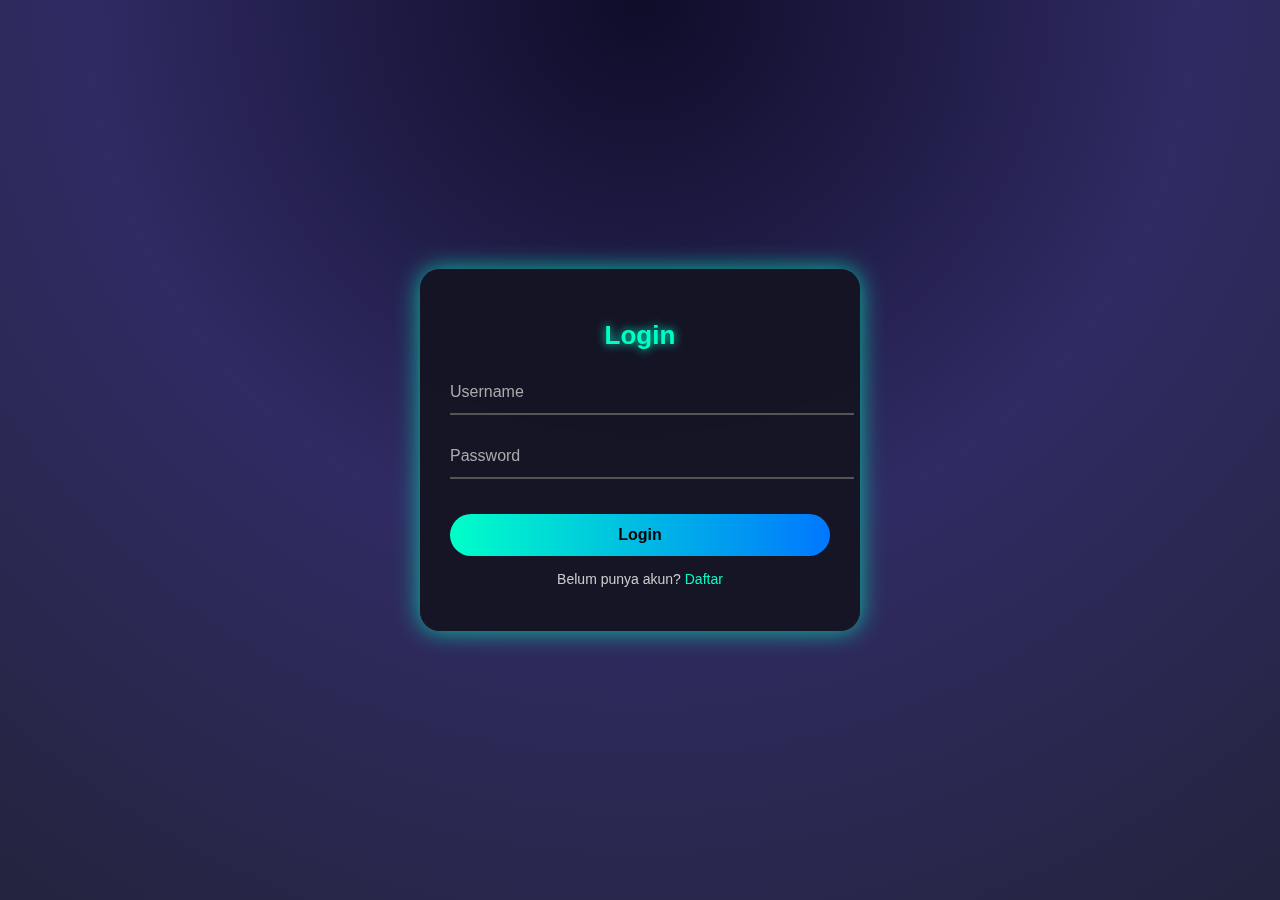
<file: auth.html>
<!DOCTYPE html>
<html lang="en">

<head>
    <meta charset="UTF-8">
    <meta name="viewport" content="width=device-width, initial-scale=1.0">
    <title>iLuxury | Login & Register</title>
    <link rel="stylesheet" href="auth.css">
</head>

<body>
    <div class="auth-container">
        <div class="form-box" id="login-box">
            <h2>Login</h2>
            <form id="loginForm">
                <div class="input-group">
                    <input type="text" id="login-username" required>
                    <label>Username</label>
                </div>
                <div class="input-group">
                    <input type="password" id="login-password" required>
                    <label>Password</label>
                </div>
                <button type="submit" class="btn">Login</button>
                <p class="switch">Belum punya akun? <a href="#" onclick="switchForm('register')">Daftar</a></p>
            </form>
        </div>

        <div class="form-box hidden" id="register-box">
            <h2>Register</h2>
            <form id="registerForm">
                <div class="input-group">
                    <input type="text" id="reg-username" required>
                    <label>Username</label>
                </div>
                <div class="input-group">
                    <input type="email" id="reg-email" required>
                    <label>Email</label>
                </div>
                <div class="input-group">
                    <input type="password" id="reg-password" required>
                    <label>Password</label>
                </div>
                <button type="submit" class="btn">Register</button>
                <p class="switch">Sudah punya akun? <a href="#" onclick="switchForm('login')">Login</a></p>
            </form>
        </div>
    </div>

    <script src="auth.js"></script>
</body>

</html>
</file>
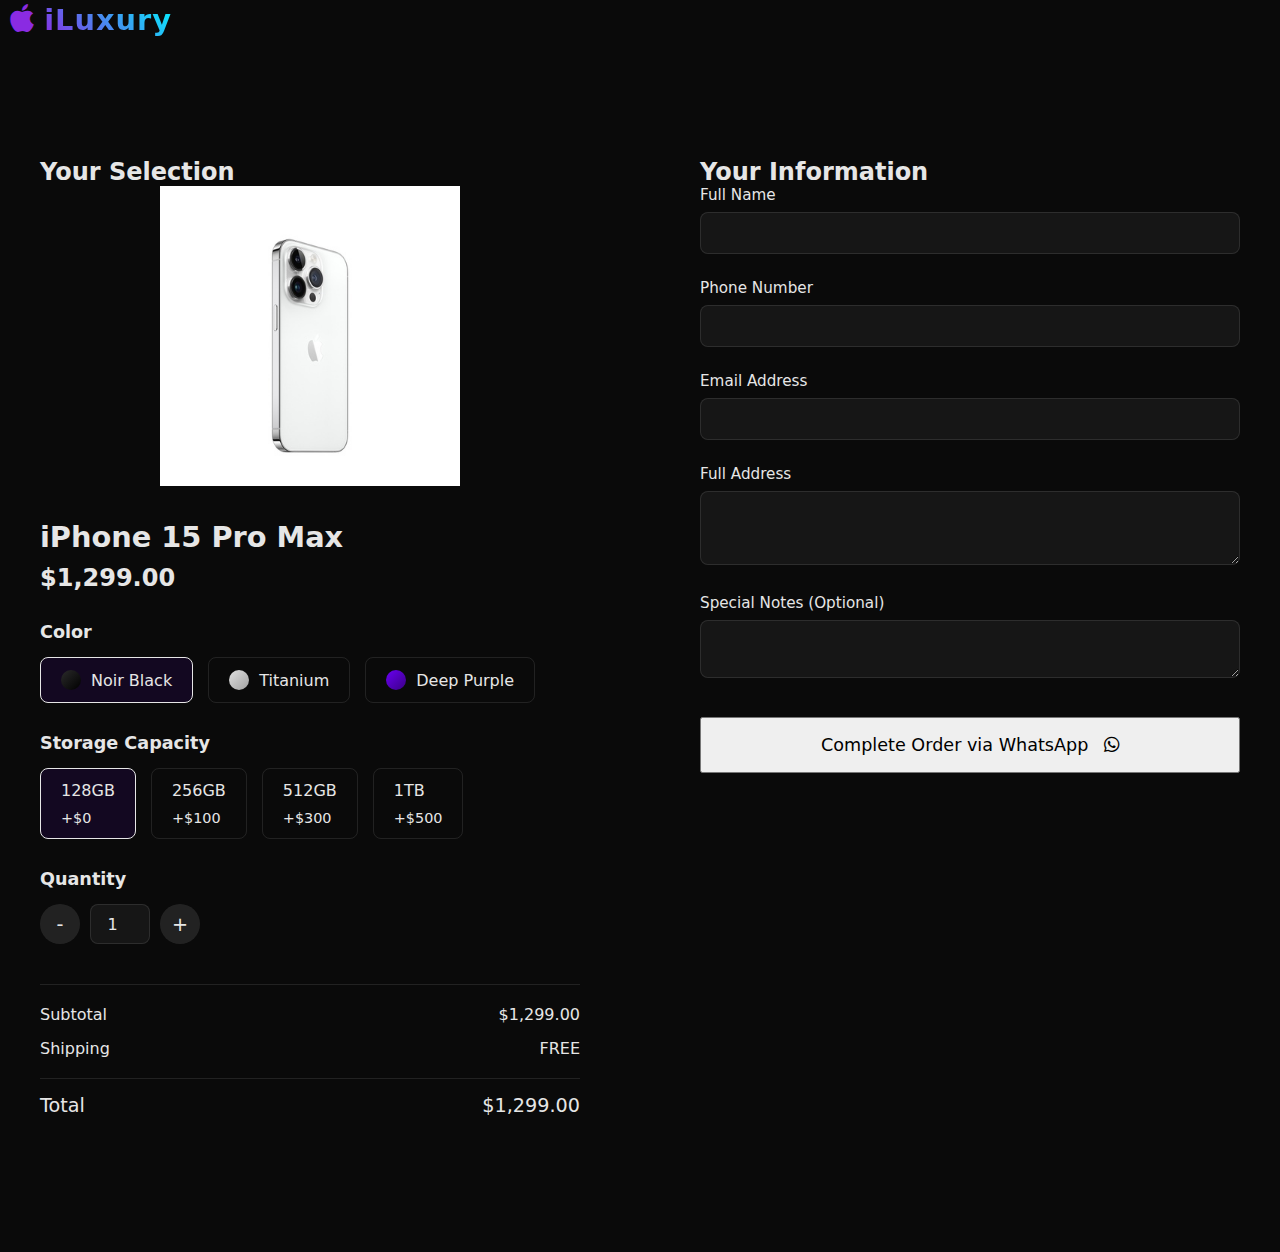
<file: checkout.html>
<!DOCTYPE html>
<html lang="en" data-theme="dark">

<head>
    <meta charset="UTF-8">
    <meta name="viewport" content="width=device-width, initial-scale=1.0">
    <title>Checkout | iPhone Noir</title>
    <link rel="stylesheet" href="https://cdnjs.cloudflare.com/ajax/libs/font-awesome/6.4.0/css/all.min.css">
    <link rel="stylesheet" href="css/style.css">
    <link rel="stylesheet" href="css/checkout.css">
    <link href="https://fonts.googleapis.com/css2?family=Inter:wght@300;400;500;700&display=swap" rel="stylesheet">
</head>

<body>
    <!-- Navigation -->
    <nav class="glass-nav">
        <div class="container">
            <div class="nav-brand">
                <span class="apple-logo">
                    <i class="fab fa-apple"></i>
                </span>
                <span class="logo">iLuxury</span>
            </div>
        </div>
    </nav>

    <!-- Checkout Section -->
    <section class="checkout-section">
        <div class="container">
            <div class="checkout-grid">
                <!-- Product Summary -->
                <div class="product-summary glass-card">
                    <h2 class="section-title">Your Selection</h2>

                    <div class="product-image-container">
                        <img src="foto/iphone-15-pro-max-harga-5.jpg" alt="iPhone 15 Pro"
                            id="product-image">
                    </div>

                    <div class="product-details">
                        <h3 id="product-name">iPhone 15 Pro Max</h3>
                        <p class="product-price">$1,299.00</p>

                        <!-- Color Selection -->
                        <div class="option-group">
                            <h4>Color</h4>
                            <div class="color-options">
                                <div class="color-option active" data-color="noir"
                                    data-image="../assets/images/products/iphone-15-pro-noir.png">
                                    <span class="color-swatch"
                                        style="background: linear-gradient(135deg, #2b2b2b, #000000);"></span>
                                    <span>Noir Black</span>
                                </div>
                                <div class="color-option" data-color="titanium"
                                    data-image="../assets/images/products/iphone-15-pro-titanium.png">
                                    <span class="color-swatch"
                                        style="background: linear-gradient(135deg, #e0e0e0, #a1a1a1);"></span>
                                    <span>Titanium</span>
                                </div>
                                <div class="color-option" data-color="deep-purple"
                                    data-image="../assets/images/products/iphone-15-pro-deep-purple.png">
                                    <span class="color-swatch"
                                        style="background: linear-gradient(135deg, #6a00f4, #3a0084);"></span>
                                    <span>Deep Purple</span>
                                </div>
                            </div>
                        </div>

                        <!-- Storage Selection -->
                        <div class="option-group">
                            <h4>Storage Capacity</h4>
                            <div class="storage-options">
                                <div class="storage-option active" data-storage="128" data-price="1299">
                                    <span>128GB</span>
                                    <span class="price">+$0</span>
                                </div>
                                <div class="storage-option" data-storage="256" data-price="1399">
                                    <span>256GB</span>
                                    <span class="price">+$100</span>
                                </div>
                                <div class="storage-option" data-storage="512" data-price="1599">
                                    <span>512GB</span>
                                    <span class="price">+$300</span>
                                </div>
                                <div class="storage-option" data-storage="1tb" data-price="1799">
                                    <span>1TB</span>
                                    <span class="price">+$500</span>
                                </div>
                            </div>
                        </div>

                        <!-- Quantity -->
                        <div class="option-group">
                            <h4>Quantity</h4>
                            <div class="quantity-selector">
                                <button class="quantity-btn" id="decrease-qty">-</button>
                                <input type="number" id="quantity" value="1" min="1" max="5">
                                <button class="quantity-btn" id="increase-qty">+</button>
                            </div>
                        </div>

                        <!-- Summary -->
                        <div class="order-summary">
                            <div class="summary-row">
                                <span>Subtotal</span>
                                <span id="subtotal">$1,299.00</span>
                            </div>
                            <div class="summary-row">
                                <span>Shipping</span>
                                <span>FREE</span>
                            </div>
                            <div class="summary-row total">
                                <span>Total</span>
                                <span id="total-price">$1,299.00</span>
                            </div>
                        </div>
                    </div>
                </div>

                <!-- Customer Information -->
                <div class="customer-info glass-card">
                    <h2 class="section-title">Your Information</h2>

                    <form id="checkout-form">
                        <div class="form-group">
                            <label for="full-name">Full Name</label>
                            <input type="text" id="full-name" required>
                        </div>

                        <div class="form-group">
                            <label for="phone">Phone Number</label>
                            <input type="tel" id="phone" required>
                        </div>

                        <div class="form-group">
                            <label for="email">Email Address</label>
                            <input type="email" id="email" required>
                        </div>

                        <div class="form-group">
                            <label for="address">Full Address</label>
                            <textarea id="address" rows="3" required></textarea>
                        </div>

                        <div class="form-group">
                            <label for="notes">Special Notes (Optional)</label>
                            <textarea id="notes" rows="2"></textarea>
                        </div>

                        <button type="submit" class="btn btn-primary glow-on-hover">
                            <span>Complete Order via WhatsApp</span>
                            <i class="fab fa-whatsapp"></i>
                        </button>
                    </form>
                </div>
            </div>
        </div>
    </section>

    <script src="js/checkout.js"></script>
</body>

</html>
</file>
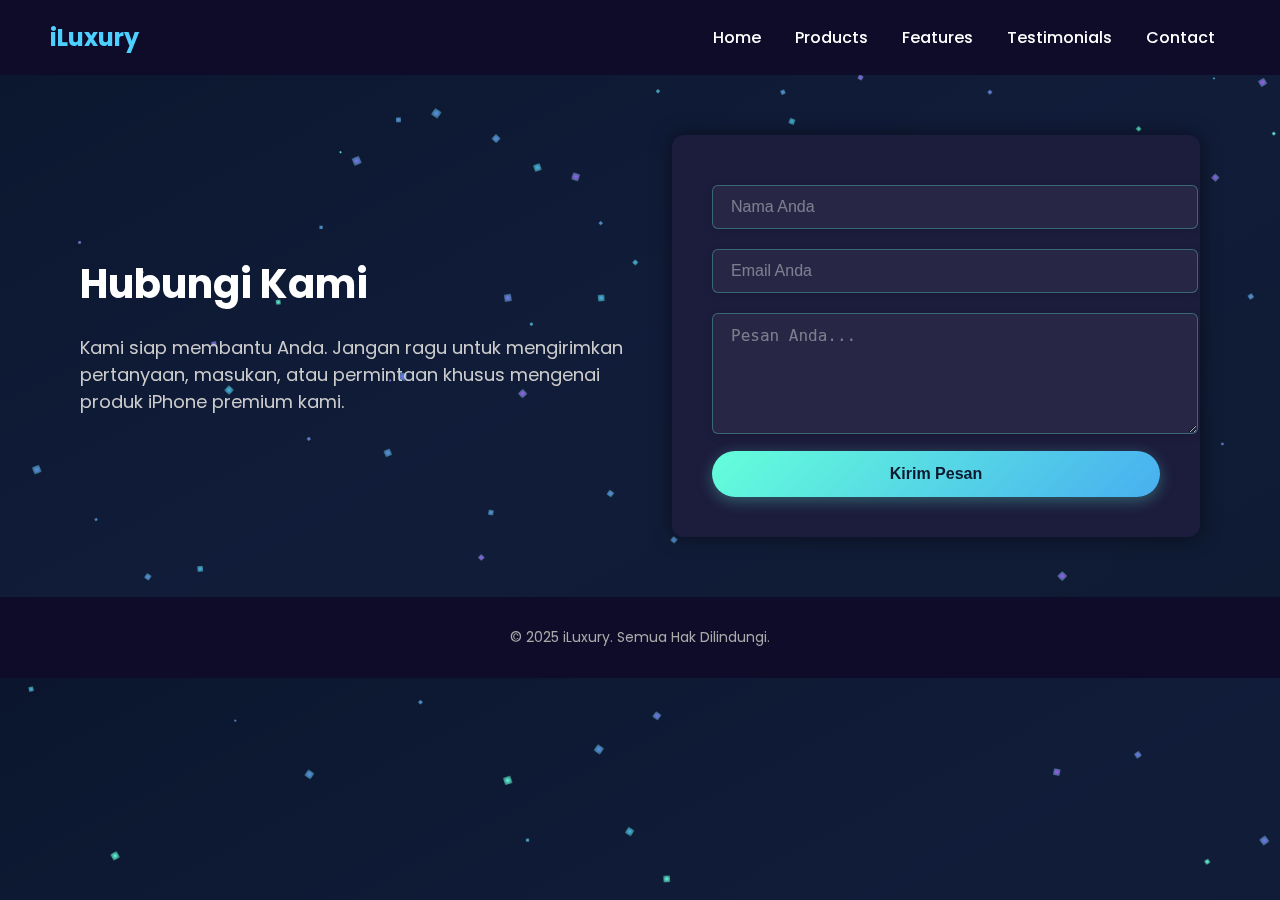
<file: Contact.html>
<!DOCTYPE html>
<html lang="id">

<head>
  <meta charset="UTF-8" />
  <meta name="viewport" content="width=device-width, initial-scale=1.0" />
  <title>iLuxury | Kontak Kami</title>
  <link href="https://fonts.googleapis.com/css2?family=Poppins:wght@400;700&display=swap" rel="stylesheet" />
  <link rel="stylesheet" href="css/contact.css" />
</head>

<body>

  <header>
    <div class="logo">iLuxury</div>
    <nav>
      <a href="index.html#home">Home</a>
      <a href="index.html#products">Products</a>
      <a href="index.html#features">Features</a>
      <a href="index.html#testimonials">Testimonials</a>
      <a href="Contact.html#contact">Contact</a>
    </nav>
  </header>

  <section class="contact-container">
    <div class="contact-text">
      <h1>Hubungi Kami</h1>
      <p>Kami siap membantu Anda. Jangan ragu untuk mengirimkan pertanyaan, masukan, atau permintaan khusus mengenai
        produk iPhone premium kami.</p>
    </div>

    <form class="contact-form" id="contact-form">
      <input type="text" id="nama" placeholder="Nama Anda" required />
      <input type="email" id="email" placeholder="Email Anda" required />
      <textarea rows="5" id="pesan" placeholder="Pesan Anda..." required></textarea>
      <button type="submit">Kirim Pesan</button>
    </form>
  </section>

  <footer>
    &copy; 2025 iLuxury. Semua Hak Dilindungi.
  </footer>

  <!-- Tambahkan JS di akhir sebelum tag </body> -->
  <script>
    document.addEventListener('DOMContentLoaded', function () {
      const form = document.getElementById('contact-form');

      form.addEventListener('submit', function (e) {
        e.preventDefault();

        const nama = document.getElementById('nama').value.trim();
        const email = document.getElementById('email').value.trim();
        const pesan = document.getElementById('pesan').value.trim();

        if (!nama || !email || !pesan) {
          alert("Mohon lengkapi semua kolom sebelum mengirim.");
          return;
        }

        const nomorWA = "6281215235064"; // Ganti dengan nomormu
        const text = `*Pesan Baru dari Form Kontak iLuxury*%0A%0A` +
          `*Nama:* ${nama}%0A` +
          `*Email:* ${email}%0A` +
          `*Pesan:* ${pesan}`;

        const waURL = `https://wa.me/${nomorWA}?text=${text}`;
        window.open(waURL, '_blank');
      });
    });
  </script>
<script src="js/Contact.js"></script>
</body>

</html>
</file>
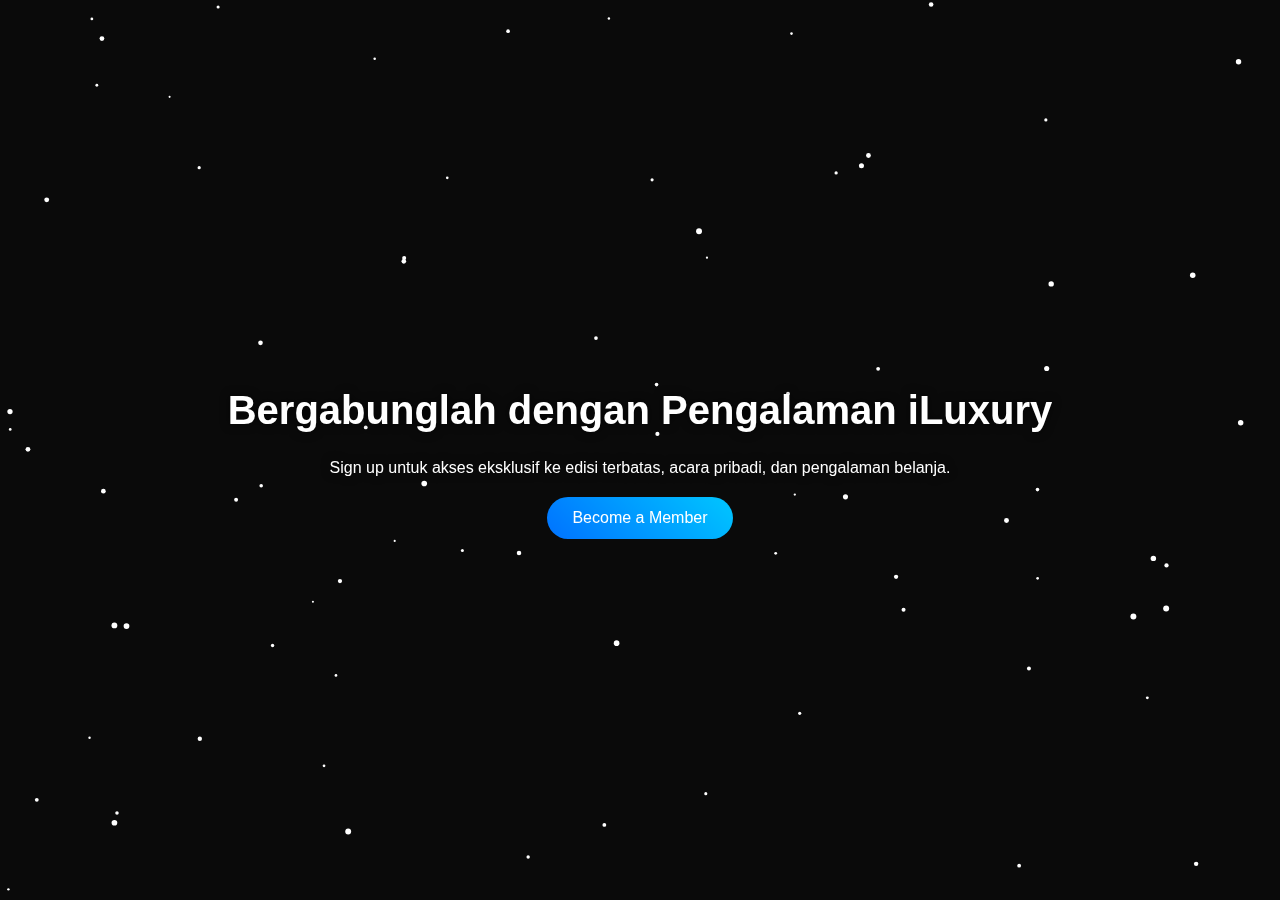
<file: member.html>
<!DOCTYPE html>
<html lang="id">

<head>
    <meta charset="UTF-8">
    <meta name="viewport" content="width=device-width, initial-scale=1.0">
    <title>iLuxury</title>
    <style>
        body {
            font-family: Arial, sans-serif;
            margin: 0;
            background: #0a0a0a;
            color: white;
            text-align: center;
        }

        .hero {
            height: 100vh;
            display: flex;
            flex-direction: column;
            justify-content: center;
            align-items: center;
            background: transparent;
            position: relative;
            z-index: 1;
        }

        .hero h1 {
            font-size: 2.5rem;
            margin-bottom: 10px;
            text-shadow: 0 0 10px rgba(0, 0, 0, 0.7);
        }

        .hero p {
            font-size: 1rem;
            margin-bottom: 20px;
            text-shadow: 0 0 10px rgba(0, 0, 0, 0.6);
        }

        .btn {
            padding: 12px 25px;
            background: linear-gradient(45deg, #0072ff, #00c6ff);
            color: white;
            border: none;
            border-radius: 25px;
            cursor: pointer;
            font-size: 1rem;
            transition: 0.3s;
        }

        .btn:hover {
            opacity: 0.8;
            transform: scale(1.05);
        }

        /* Modal styling */
        .modal {
            display: none;
            position: fixed;
            z-index: 1000;
            left: 0;
            top: 0;
            width: 100%;
            height: 100%;
            overflow: auto;
            background: rgba(0, 0, 0, 0.6);
            backdrop-filter: blur(4px);
        }

        .modal-content {
            background: #111;
            margin: 10% auto;
            padding: 20px;
            border-radius: 15px;
            width: 90%;
            max-width: 400px;
            text-align: left;
            color: white;
            box-shadow: 0 4px 15px rgba(0, 0, 0, 0.4);
            animation: fadeIn 0.4s;
            z-index: 1100;
        }

        @keyframes fadeIn {
            from {
                opacity: 0;
                transform: translateY(-20px);
            }

            to {
                opacity: 1;
                transform: translateY(0);
            }
        }

        .close {
            color: #aaa;
            float: right;
            font-size: 25px;
            font-weight: bold;
            cursor: pointer;
        }

        .close:hover {
            color: white;
        }

        .modal-content input {
            width: 100%;
            padding: 10px;
            margin: 8px 0;
            border: none;
            border-radius: 8px;
            background: #222;
            color: white;
        }

        .modal-content button {
            width: 100%;
            padding: 12px;
            background: linear-gradient(45deg, #0072ff, #00c6ff);
            border: none;
            border-radius: 8px;
            color: white;
            font-size: 1rem;
            cursor: pointer;
            margin-top: 10px;
            transition: 0.3s;
        }

        .modal-content button:hover {
            opacity: 0.8;
        }

        /* Canvas Background */
        #starCanvas {
            position: fixed;
            top: 0;
            left: 0;
            z-index: 0;
        }
    </style>
</head>

<body>

    <!-- Hero Section -->
    <div class="hero">
        <h1>Bergabunglah dengan Pengalaman iLuxury</h1>
        <p>Sign up untuk akses eksklusif ke edisi terbatas, acara pribadi, dan pengalaman belanja.</p>
        <button class="btn" id="openModal">Become a Member</button>
    </div>

    <!-- Modal -->
    <div id="memberModal" class="modal">
        <div class="modal-content">
            <span class="close" id="closeModal">&times;</span>
            <h2>Daftar Member iLuxury</h2>
            <form id="signupForm">
                <label>Nama Lengkap</label>
                <input type="text" placeholder="Masukkan nama" required>
                <label>Email</label>
                <input type="email" placeholder="Masukkan email" required>
                <label>Password</label>
                <input type="password" placeholder="Masukkan password" required>
                <button type="submit">Daftar Sekarang</button>
            </form>
        </div>
    </div>

    <!-- Canvas Background -->
    <canvas id="starCanvas"></canvas>

    <script>
        // ===== Modal =====
        const modal = document.getElementById("memberModal");
        const openBtn = document.getElementById("openModal");
        const closeBtn = document.getElementById("closeModal");
        const signupForm = document.getElementById("signupForm");

        openBtn.onclick = () => modal.style.display = "block";
        closeBtn.onclick = () => modal.style.display = "none";
        window.onclick = (e) => { if (e.target == modal) modal.style.display = "none"; }

        // ===== Form Submission =====
        signupForm.addEventListener('submit', function(e) {
            e.preventDefault(); // Mencegah form submit default
            
            // Validasi form disini jika diperlukan
            const inputs = this.querySelectorAll('input');
            let isValid = true;
            
            inputs.forEach(input => {
                if (!input.value.trim()) {
                    isValid = false;
                    input.style.border = "1px solid red";
                } else {
                    input.style.border = "none";
                }
            });
            
            if (isValid) {
                // Simpan data ke localStorage (opsional)
                const formData = {
                    name: inputs[0].value,
                    email: inputs[1].value
                };
                localStorage.setItem('userData', JSON.stringify(formData));
                
                // Tutup modal
                modal.style.display = "none";
                
                // Pindah halaman setelah 1 detik (bisa disesuaikan)
                setTimeout(() => {
                    window.location.href = "index.html"; // Ganti dengan halaman tujuan
                }, 1000);
            }
        });

        // ===== Simple Floating Stars Background =====
        const canvas = document.getElementById("starCanvas");
        const ctx = canvas.getContext("2d");

        function resizeCanvas() {
            canvas.width = window.innerWidth;
            canvas.height = window.innerHeight;
        }
        resizeCanvas();
        window.addEventListener("resize", resizeCanvas);

        let stars = Array.from({ length: 80 }, () => ({
            x: Math.random() * window.innerWidth,
            y: Math.random() * window.innerHeight,
            size: Math.random() * 2 + 1,
            speed: (Math.random() * 0.5 + 0.2) * (Math.random() < 0.5 ? 1 : -1)
        }));

        function drawStars() {
            ctx.clearRect(0, 0, canvas.width, canvas.height);
            ctx.fillStyle = "white";

            stars.forEach(s => {
                ctx.beginPath();
                ctx.arc(s.x, s.y, s.size, 0, Math.PI * 2);
                ctx.fill();

                // floating effect
                s.y += s.speed * 0.3;
                if (s.y < 0) s.y = canvas.height;
                if (s.y > canvas.height) s.y = 0;
            });

            requestAnimationFrame(drawStars);
        }
        drawStars();
    </script>

</body>

</html>
</file>
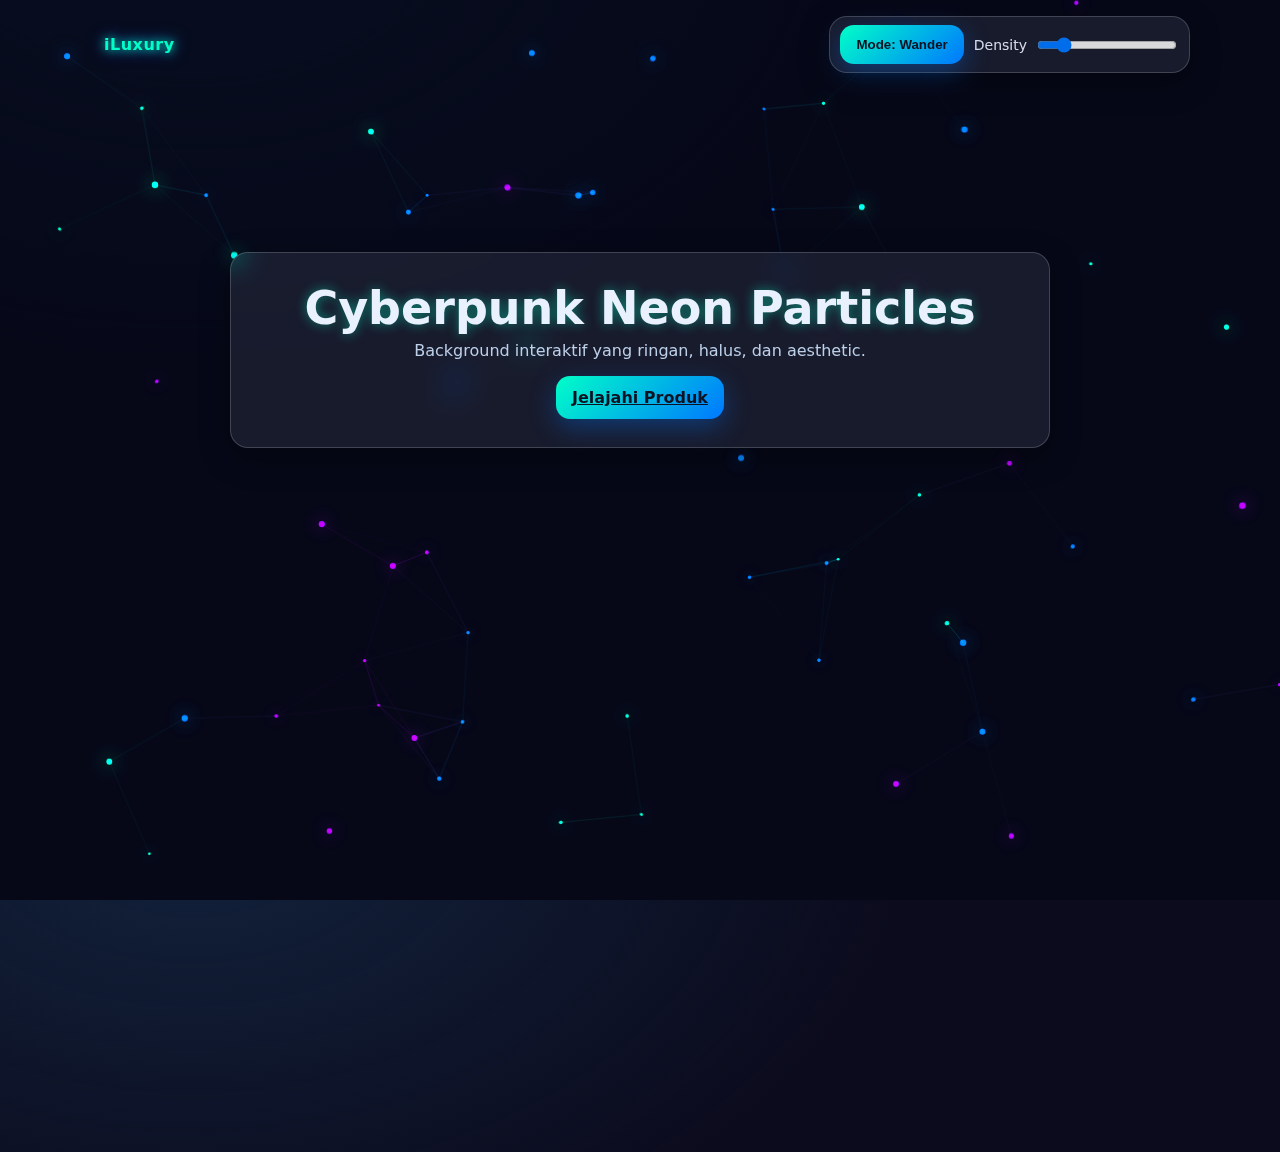
<file: particle.html>
<!DOCTYPE html>
<html lang="id">

<head>
    <meta charset="UTF-8" />
    <meta name="viewport" content="width=device-width, initial-scale=1.0" />
    <title>iLuxury — Particle Background</title>
    <link rel="stylesheet" href="particle.css" />
</head>

<body>
    <!-- Canvas background -->
    <canvas id="bg"></canvas>

    <!-- UI di atas canvas -->
    <div class="ui">
        <div class="brand">iLuxury</div>
        <div class="controls glass">
            <button id="toggleMode" class="btn">Mode: Wander</button>
            <label class="slider">
                Density <input id="density" type="range" min="40" max="200" value="120" />
            </label>
        </div>
    </div>

    <!-- Conten demo di atas background -->
    <main class="content glass">
        <h1>Cyberpunk Neon Particles</h1>
        <p>Background interaktif yang ringan, halus, dan aesthetic.</p>
        <a class="btn primary" href="#">Jelajahi Produk</a>
    </main>

    <script src="particle.js"></script>
</body>

</html>
</file>
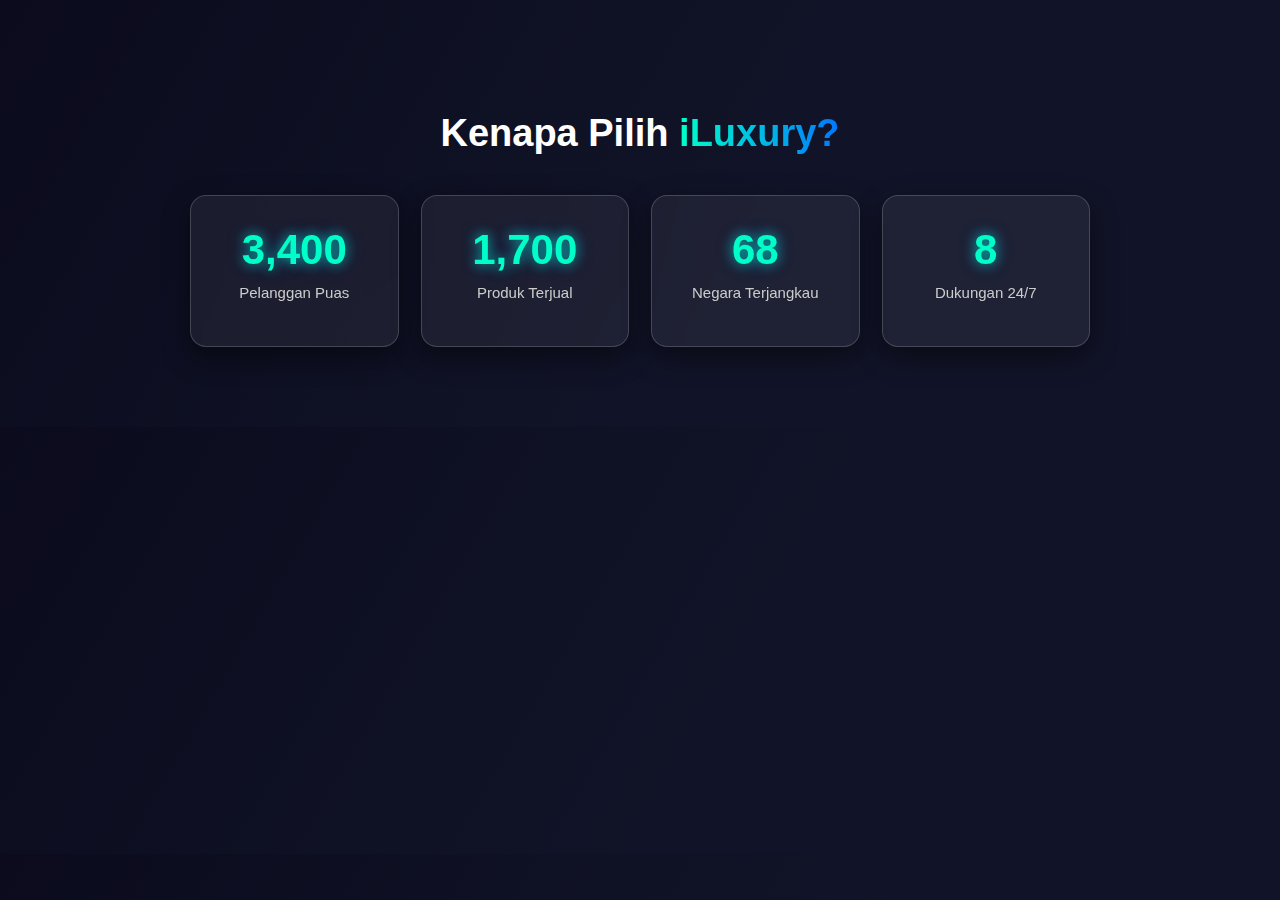
<file: stats.html>
<!DOCTYPE html>
<html lang="id">

<head>
    <meta charset="UTF-8">
    <meta name="viewport" content="width=device-width, initial-scale=1.0">
    <title>iLuxury | Stats Counter</title>
    <link rel="stylesheet" href="stats.css">
</head>

<body>

    <section class="stats-section">
        <h2 class="title">Kenapa Pilih <span>iLuxury?</span></h2>
        <div class="stats-container">

            <div class="stat-card glass">
                <h3 class="counter" data-target="10000">0</h3>
                <p>Pelanggan Puas</p>
            </div>

            <div class="stat-card glass">
                <h3 class="counter" data-target="5000">0</h3>
                <p>Produk Terjual</p>
            </div>

            <div class="stat-card glass">
                <h3 class="counter" data-target="120">0</h3>
                <p>Negara Terjangkau</p>
            </div>

            <div class="stat-card glass">
                <h3 class="counter" data-target="24">0</h3>
                <p>Dukungan 24/7</p>
            </div>

        </div>
    </section>

    <script src="stats.js"></script>
</body>

</html>
</file>
<file: auth.css>
/* Background */
body {
    margin: 0;
    padding: 0;
    font-family: 'Poppins', sans-serif;
    display: flex;
    justify-content: center;
    align-items: center;
    height: 100vh;
    background: radial-gradient(circle at top, #0f0c29, #302b63, #24243e);
    color: #fff;
}

/* Container */
.auth-container {
    width: 380px;
    padding: 30px;
    background: rgba(20, 20, 35, 0.95);
    border-radius: 20px;
    box-shadow: 0 0 25px rgba(0, 255, 200, 0.7);
    backdrop-filter: blur(8px);
    transition: 0.3s ease;
}

/* Form box */
.form-box {
    text-align: center;
    animation: fadeIn 0.5s ease;
}

.form-box.hidden {
    display: none;
}

h2 {
    margin-bottom: 20px;
    color: #00ffc8;
    font-size: 26px;
    font-weight: 600;
    text-shadow: 0 0 10px #00ffc8;
}

/* Input group */
.input-group {
    position: relative;
    margin: 20px 0;
}

.input-group input {
    width: 100%;
    padding: 12px;
    border: none;
    outline: none;
    background: transparent;
    border-bottom: 2px solid #555;
    color: #fff;
    font-size: 16px;
    transition: 0.3s ease;
}

.input-group label {
    position: absolute;
    left: 0;
    top: 12px;
    color: #aaa;
    pointer-events: none;
    transition: 0.3s ease;
}

.input-group input:focus,
.input-group input:valid {
    border-bottom: 2px solid #00ffc8;
}

.input-group input:focus~label,
.input-group input:valid~label {
    top: -10px;
    font-size: 12px;
    color: #00ffc8;
}

/* Button */
.btn {
    width: 100%;
    padding: 12px;
    background: linear-gradient(90deg, #00ffc8, #0077ff);
    border: none;
    border-radius: 25px;
    color: #000;
    font-size: 16px;
    font-weight: bold;
    cursor: pointer;
    margin-top: 15px;
    transition: 0.3s ease;
}

.btn:hover {
    box-shadow: 0 0 15px #00ffc8, 0 0 25px #0077ff;
}

/* Switch */
.switch {
    margin-top: 15px;
    color: #ccc;
    font-size: 14px;
}

.switch a {
    color: #00ffc8;
    text-decoration: none;
    font-weight: 500;
}

.switch a:hover {
    text-decoration: underline;
}

/* Animation */
@keyframes fadeIn {
    from {
        opacity: 0;
        transform: scale(0.9);
    }

    to {
        opacity: 1;
        transform: scale(1);
    }
}
</file>
<file: css/style.css>
:root {
    --deep-purple: #1a0526;
    --obsidian: #0a0a0a;
    --neon-accent: #8a2be2;
    --platinum: #e6e6e6;
    --electric-blue: #00f5ff;
    --primary: #0071e3;
    --secondary: #f5f5f7;
    --dark: #1d1d1f;
    --light: #ffffff;
    --gray: #86868b;
}

* {
    margin: 0;
    padding: 0;
    box-sizing: border-box;
    font-family: 'Segoe UI', system-ui, -apple-system, sans-serif;
}

body {
    background-color: var(--obsidian);
    color: var(--platinum);
    overflow-x: hidden;
}

/* Navigation */
.navbar {
    display: flex;
    justify-content: space-between;
    align-items: center;
    padding: 1.5rem 5%;
    background: rgba(10, 10, 10, 0.8);
    backdrop-filter: blur(10px);
    position: fixed;
    width: 100%;
    z-index: 1000;
    border-bottom: 1px solid rgba(138, 43, 226, 0.3);
    transition: all 0.3s ease;
}

.navbar {
    /* Pastikan navbar selalu di atas elemen lain */
    z-index: 1000;
    /* Pastikan pointer events selalu aktif */
    pointer-events: auto !important;
}

/* Pastikan tidak ada overlay yang memblokir navbar */
.navbar::before {
    display: none !important;
}

.navbar {
    /* Pastikan navbar selalu di atas elemen lain */
    z-index: 1000;
    /* Pastikan pointer events selalu aktif */
    pointer-events: auto !important;
}

/* Pastikan tidak ada overlay yang memblokir navbar */
.navbar::before {
    display: none !important;
}

.apple-logo {
    font-size: 2rem;
    color: var(--neon-accent);
    transition: transform 0.3s ease;
    margin-left: 10px;
}


.logo {
    font-size: 1.8rem;
    font-weight: 700;
    background: linear-gradient(45deg, var(--neon-accent), var(--electric-blue));
    -webkit-background-clip: text;
    background-clip: text;
    color: transparent;
    letter-spacing: 1px;
}

.nav-links {
    display: flex;
    gap: 2rem;
}

.nav-links a {
    color: var(--platinum);
    text-decoration: none;
    font-weight: 500;
    letter-spacing: 0.5px;
    transition: all 0.3s ease;
    position: relative;
}

.nav-links a:hover {
    color: var(--neon-accent);
}

.nav-links a::after {
    content: '';
    position: absolute;
    width: 0;
    height: 2px;
    bottom: -5px;
    left: 0;
    background: linear-gradient(90deg, var(--neon-accent), var(--electric-blue));
    transition: width 0.3s ease;
}

.nav-links a:hover::after {
    width: 100%;
}

.nav-actions {
    display: flex;
    gap: 1.5rem;
    align-items: center;
}

.nav-actions i {
    font-size: 1.2rem;
    cursor: pointer;
    transition: all 0.3s ease;
}

.nav-actions i:hover {
    color: var(--neon-accent);
    transform: translateY(-2px);
}


/* Notification Styles */
.notification {
    position: fixed;
    bottom: 20px;
    left: 50%;
    transform: translateX(-50%);
    background: rgba(138, 43, 226, 0.9);
    color: white;
    padding: 1rem 2rem;
    border-radius: 5px;
    opacity: 0;
    transition: opacity 0.3s ease;
    z-index: 10000;
    display: flex;
    align-items: center;
    gap: 10px;
}

.notification.show {
    opacity: 1;
}

.notification i {
    font-size: 1.2rem;
}

.cart-icon-container {
    position: relative;
    cursor: pointer;
}

.cart-count {
    position: absolute;
    top: -8px;
    right: -8px;
    background: var(--neon-accent);
    color: var(--obsidian);
    width: 20px;
    height: 20px;
    border-radius: 50%;
    display: flex;
    align-items: center;
    justify-content: center;
    font-size: 0.7rem;
    font-weight: bold;
}

.cart-popup {
    position: absolute;
    top: 100%;
    right: 0;
    width: 350px;
    background: rgba(20, 20, 20, 0.95);
    backdrop-filter: blur(10px);
    border: 1px solid rgba(138, 43, 226, 0.3);
    border-radius: 10px;
    padding: 1rem;
    box-shadow: 0 10px 30px rgba(0, 0, 0, 0.3);
    z-index: 1001;
    display: none;
    margin-top: 1rem;
}

.cart-popup.active {
    display: block;
    animation: fadeIn 0.3s ease;
}

@keyframes fadeIn {
    from { opacity: 0; transform: translateY(10px); }
    to { opacity: 1; transform: translateY(0); }
}

.cart-popup-header {
    display: flex;
    justify-content: space-between;
    align-items: center;
    margin-bottom: 1rem;
    padding-bottom: 0.5rem;
    border-bottom: 1px solid rgba(138, 43, 226, 0.2);
}

.cart-popup-header h4 {
    margin: 0;
    font-size: 1.2rem;
}

.close-cart {
    cursor: pointer;
    transition: all 0.3s ease;
}

.close-cart:hover {
    color: var(--neon-accent);
}

.cart-items {
    max-height: 300px;
    overflow-y: auto;
    margin-bottom: 1rem;
}

.cart-item {
    display: flex;
    align-items: center;
    padding: 0.5rem 0;
    border-bottom: 1px solid rgba(138, 43, 226, 0.1);
}

.cart-item:last-child {
    border-bottom: none;
}

.cart-item-img {
    width: 50px;
    height: 50px;
    object-fit: cover;
    border-radius: 5px;
    margin-right: 1rem;
}

.cart-item-info {
    flex: 1;
}

.cart-item-title {
    font-size: 0.9rem;
    margin-bottom: 0.2rem;
}

.cart-item-price {
    font-size: 0.9rem;
    color: var(--neon-accent);
}

.remove-item {
    color: #b5b5b5;
    cursor: pointer;
    transition: all 0.3s ease;
    margin-left: 0.5rem;
}

.remove-item:hover {
    color: #ff5555;
}

.empty-cart-message {
    text-align: center;
    color: #b5b5b5;
    padding: 1rem 0;
}

.cart-popup-footer {
    border-top: 1px solid rgba(138, 43, 226, 0.2);
    padding-top: 1rem;
}

.cart-total {
    display: flex;
    justify-content: space-between;
    margin-bottom: 1rem;
    font-weight: bold;
}

.checkout-btn {
    width: 100%;
    padding: 0.7rem;
    background: linear-gradient(45deg, var(--neon-accent), var(--electric-blue));
    color: var(--obsidian);
    border: none;
    border-radius: 5px;
    font-weight: 600;
    cursor: pointer;
    transition: all 0.3s ease;
}

.checkout-btn:hover {
    transform: translateY(-2px);
    box-shadow: 0 5px 15px rgba(138, 43, 226, 0.3);
}

/* Hero Section */
.hero {
    height: 100vh;
    display: flex;
    align-items: center;
    padding: 0 5%;
    background: radial-gradient(circle at 70% 30%, var(--deep-purple), var(--obsidian));
    position: relative;
    overflow: hidden;
}

.hero::before {
    content: '';
    position: absolute;
    top: -50%;
    right: -20%;
    width: 70vw;
    height: 70vw;
    background: radial-gradient(circle, rgba(138, 43, 226, 0.15) 0%, transparent 70%);
    z-index: 0;
}

.hero-content {
    width: 50%;
    z-index: 1;
}

.hero h1 {
    font-size: 4rem;
    font-weight: 700;
    margin-bottom: 1.5rem;
    line-height: 1.1;
    background: linear-gradient(45deg, var(--platinum), #b5b5b5);
    -webkit-background-clip: text;
    background-clip: text;
    color: transparent;
}

.hero p {
    font-size: 1.1rem;
    line-height: 1.6;
    margin-bottom: 2.5rem;
    color: #b5b5b5;
    max-width: 80%;
}

.cta-button {
    display: inline-block;
    padding: 1rem 2.5rem;
    background: linear-gradient(45deg, var(--neon-accent), var(--electric-blue));
    color: var(--obsidian);
    border: none;
    border-radius: 30px;
    font-weight: 600;
    text-decoration: none;
    letter-spacing: 0.5px;
    cursor: pointer;
    transition: all 0.3s ease;
    box-shadow: 0 10px 20px rgba(138, 43, 226, 0.3);
}

.cta-button:hover {
    transform: translateY(-3px);
    box-shadow: 0 15px 30px rgba(138, 43, 226, 0.4);
}

.hero-image {
    position: absolute;
    right: 5%;
    width: 45%;
    height: 80%;
    background: url('https://images.unsplash.com/photo-1603921326210-6edd2d60ca68') no-repeat center center;
    background-size: contain;
    filter: drop-shadow(0 0 20px rgba(138, 43, 226, 0.5));
    animation: float 6s ease-in-out infinite;
}

@keyframes float {

    0%,
    100% {
        transform: translateY(0);
    }

    50% {
        transform: translateY(-20px);
    }
}

/* Featured Products */
.featured {
    padding: 8rem 5%;
    background: linear-gradient(to bottom, var(--deep-purple), var(--obsidian));
    position: relative;
}

.section-header {
    text-align: center;
    margin-bottom: 4rem;
}

.section-header h2 {
    font-size: 2.5rem;
    margin-bottom: 1rem;
    background: linear-gradient(45deg, var(--platinum), #b5b5b5);
    -webkit-background-clip: text;
    background-clip: text;
    color: transparent;
}

.section-header p {
    color: #b5b5b5;
    max-width: 600px;
    margin: 0 auto;
    line-height: 1.6;
}

/* Style untuk Bagian Produk Saja */
.product-actions {
    display: flex;
    gap: 0.5rem;
    margin-top: 1rem;
}

.product-actions button {
    flex: 1;
    padding: 0.6rem;
    border: none;
    border-radius: 5px;
    font-weight: 600;
    cursor: pointer;
    transition: all 0.3s ease;
}

.add-to-cart {
    background-color: rgba(138, 43, 226, 0.1);
    color: var(--neon-accent);
    border: 1px solid var(--neon-accent);
}

.add-to-cart:hover {
    background-color: rgba(138, 43, 226, 0.2);
}

.buy-now {
    background-color: var(--neon-accent);
    color: white;
}

.buy-now:hover {
    background-color: #7b1fa2;
    transform: translateY(-2px);
    box-shadow: 0 5px 15px rgba(138, 43, 226, 0.3);
}
.best-sellers, .all-products {
    padding: 5rem 5%;
}

.best-sellers h2, .all-products h2 {
    font-size: 2rem;
    margin-bottom: 3rem;
    color: var(--platinum);
    text-align: center;
}

.products-grid {
    display: grid;
    grid-template-columns: repeat(auto-fit, minmax(300px, 1fr));
    gap: 2rem;
}

.product-card {
    background-color: var(--light);
    border-radius: 10px;
    overflow: hidden;
    box-shadow: 0 5px 15px rgba(0, 0, 0, 0.1);
    transition: transform 0.3s;
}

.product-card:hover {
    transform: translateY(-5px);
}

.product-image {
    width: 100%;
    height: 200px;
    object-fit: cover;
}

.product-info {
    padding: 1.5rem;
}

.product-title {
    font-size: 1.2rem;
    margin-bottom: 0.5rem;
    color: var(--dark);
}

.product-description {
    color: var(--gray);
    margin-bottom: 1rem;
    font-size: 0.9rem;
}

.product-grade {
    display: inline-block;
    padding: 0.3rem 0.8rem;
    border-radius: 20px;
    font-size: 0.8rem;
    font-weight: bold;
    margin-bottom: 1rem;
}

.grade-a {
    background-color: #d4edda;
    color: #155724;
}

.grade-b {
    background-color: #fff3cd;
    color: #856404;
}

.grade-c {
    background-color: #f8d7da;
    color: #721c24;
}

.product-price {
    font-size: 1.3rem;
    font-weight: bold;
    color: var(--primary);
}

.see-all-container {
    text-align: right;
    margin-top: 2rem;
}

.see-all-btn {
    padding: 0.8rem 2rem;
    background-color: var(--primary);
    color: var(--light);
    border: none;
    border-radius: 5px;
    font-weight: bold;
    cursor: pointer;
    transition: background-color 0.3s;
}

.see-all-btn:hover {
    background-color: #0062b9;
}

/* Responsive Design untuk Bagian Produk */
@media (max-width: 768px) {
    .products-grid {
        grid-template-columns: repeat(auto-fit, minmax(250px, 1fr));
    }
}

@media (max-width: 480px) {
    .best-sellers, .all-products {
        padding: 3rem 5%;
    }
    
    .products-grid {
        grid-template-columns: 1fr;
    }
}

/* Features Section */
.features {
    padding: 8rem 5%;
    background: var(--obsidian);
    position: relative;
    overflow: hidden;
}

.features::before {
    content: '';
    position: absolute;
    bottom: 0;
    left: 0;
    width: 100%;
    height: 1px;
    background: linear-gradient(90deg, transparent, var(--neon-accent), transparent);
}

.features-grid {
    display: grid;
    grid-template-columns: repeat(auto-fit, minmax(250px, 1fr));
    gap: 2rem;
    margin-top: 4rem;
}

.feature-card {
    background: rgba(20, 20, 20, 0.7);
    border-radius: 15px;
    padding: 2rem;
    transition: all 0.5s ease;
    border: 1px solid rgba(138, 43, 226, 0.2);
    position: relative;
    overflow: hidden;
    z-index: 1;
}

.feature-card:hover {
    transform: translateY(-10px);
    box-shadow: 0 15px 30px rgba(138, 43, 226, 0.2);
    border-color: rgba(138, 43, 226, 0.5);
}

.feature-card::before {
    content: '';
    position: absolute;
    top: -50%;
    right: -50%;
    width: 100%;
    height: 100%;
    background: radial-gradient(circle, rgba(138, 43, 226, 0.1) 0%, transparent 70%);
    z-index: -1;
    transition: all 0.5s ease;
}

.feature-card:hover::before {
    top: 0;
    right: 0;
}

.feature-icon {
    font-size: 2.5rem;
    margin-bottom: 1.5rem;
    background: linear-gradient(45deg, var(--neon-accent), var(--electric-blue));
    -webkit-background-clip: text;
    background-clip: text;
    color: transparent;
}

.feature-card h3 {
    font-size: 1.3rem;
    margin-bottom: 1rem;
}

.feature-card p {
    color: #b5b5b5;
    line-height: 1.6;
}

/* Testimonials */
.testimonials {
    padding: 8rem 5%;
    background: linear-gradient(to bottom, var(--obsidian), var(--deep-purple));
}

.testimonials-slider {
    max-width: 1000px;
    margin: 4rem auto 0;
    position: relative;
}

.testimonial-card {
    background: rgba(20, 20, 20, 0.7);
    border-radius: 15px;
    padding: 2.5rem;
    margin: 0 1rem;
    border: 1px solid rgba(138, 43, 226, 0.2);
    position: relative;
}

.testimonial-card::before {
    content: '"';
    position: absolute;
    top: 1rem;
    left: 1.5rem;
    font-size: 5rem;
    color: rgba(138, 43, 226, 0.1);
    font-family: serif;
    line-height: 1;
}

.testimonial-content {
    font-style: italic;
    line-height: 1.8;
    margin-bottom: 1.5rem;
    position: relative;
    z-index: 1;
}

.testimonial-author {
    display: flex;
    align-items: center;
}

.author-avatar {
    width: 50px;
    height: 50px;
    border-radius: 50%;
    margin-right: 1rem;
    object-fit: cover;
    border: 2px solid var(--neon-accent);
}

.author-info h4 {
    font-size: 1.1rem;
    margin-bottom: 0.2rem;
}

.author-info p {
    color: #b5b5b5;
    font-size: 0.9rem;
}

/* CTA Section */
.cta-section {
    padding: 8rem 5%;
    text-align: center;
    background: linear-gradient(135deg, var(--deep-purple), var(--obsidian));
    position: relative;
    overflow: hidden;
}

.cta-section::before {
    content: '';
    position: absolute;
    top: 0;
    left: 0;
    width: 100%;
    height: 100%;
    background: url('https://images.unsplash.com/photo-1512941937669-90a1b58e7e9c') no-repeat center center;
    background-size: cover;
    opacity: 0.1;
    z-index: 0;
}

.cta-content {
    position: relative;
    z-index: 1;
    max-width: 800px;
    margin: 0 auto;
}

.cta-content h2 {
    font-size: 2.5rem;
    margin-bottom: 1.5rem;
    background: linear-gradient(45deg, var(--platinum), #b5b5b5);
    -webkit-background-clip: text;
    background-clip: text;
    color: transparent;
}

.cta-content p {
    color: #b5b5b5;
    line-height: 1.6;
    margin-bottom: 2.5rem;
}

/* Footer */
.footer {
    background: var(--obsidian);
    padding: 5rem 5% 2rem;
    border-top: 1px solid rgba(138, 43, 226, 0.2);
}

.footer-grid {
    display: grid;
    grid-template-columns: repeat(auto-fit, minmax(200px, 1fr));
    gap: 2rem;
    margin-bottom: 3rem;
}

.footer-column h3 {
    font-size: 1.2rem;
    margin-bottom: 1.5rem;
    color: var(--platinum);
    position: relative;
}

.footer-column h3::after {
    content: '';
    position: absolute;
    bottom: -8px;
    left: 0;
    width: 40px;
    height: 2px;
    background: linear-gradient(90deg, var(--neon-accent), var(--electric-blue));
}

.footer-column ul {
    list-style: none;
}

.footer-column ul li {
    margin-bottom: 0.8rem;
}

.footer-column ul li a {
    color: #b5b5b5;
    text-decoration: none;
    transition: all 0.3s ease;
}

.footer-column ul li a:hover {
    color: var(--neon-accent);
    padding-left: 5px;
}

.social-links {
    display: flex;
    gap: 1rem;
    margin-top: 1.5rem;
}

.social-links a {
    display: flex;
    align-items: center;
    justify-content: center;
    width: 40px;
    height: 40px;
    border-radius: 50%;
    background: rgba(138, 43, 226, 0.1);
    color: var(--platinum);
    transition: all 0.3s ease;
    border: 1px solid rgba(138, 43, 226, 0.3);
}

.social-links a:hover {
    background: linear-gradient(45deg, var(--neon-accent), var(--electric-blue));
    color: var(--obsidian);
    transform: translateY(-3px);
}

.footer-bottom {
    text-align: center;
    padding-top: 2rem;
    border-top: 1px solid rgba(138, 43, 226, 0.1);
    color: #666;
    font-size: 0.9rem;
}

/* Responsive Design */
@media (max-width: 1024px) {
    .hero-content {
        width: 60%;
    }

    .hero-image {
        width: 50%;
    }
}

@media (max-width: 768px) {
    .navbar {
        padding: 1rem 5%;
    }

    .nav-links {
        display: none;
    }

    .hero {
        flex-direction: column;
        justify-content: center;
        text-align: center;
        padding-top: 80px;
    }

    .hero-content {
        width: 100%;
        margin-bottom: 3rem;
    }

    .hero p {
        max-width: 100%;
        margin-left: auto;
        margin-right: auto;
    }

    .hero-image {
        position: relative;
        right: auto;
        width: 100%;
        height: 300px;
        margin-top: 2rem;
    }

    .hero h1 {
        font-size: 3rem;
    }
}

@media (max-width: 480px) {
    .hero h1 {
        font-size: 2.5rem;
    }

    .section-header h2 {
        font-size: 2rem;
    }

    .product-actions {
        flex-direction: column;
        gap: 0.5rem;
    }

    .product-actions button {
        width: 100%;
        margin: 0 !important;
    }

    .testimonial-card {
        padding: 1.5rem;
    }
}

/* Animations */
@keyframes pulse {

    0%,
    100% {
        opacity: 1;
    }

    50% {
        opacity: 0.5;
    }
}

.pulse {
    animation: pulse 2s infinite;
}

/* Burger Menu Styles */
.burger-menu {
    display: none;
    cursor: pointer;
    flex-direction: column;
    justify-content: space-between;
    width: 30px;
    height: 21px;
    z-index: 1001;
}

.burger-menu span {
    display: block;
    height: 3px;
    width: 100%;
    background-color: var(--platinum);
    border-radius: 3px;
    transition: all 0.3s ease;
}

.burger-menu.active span:nth-child(1) {
    transform: translateY(9px) rotate(45deg);
}

.burger-menu.active span:nth-child(2) {
    opacity: 0;
}

.burger-menu.active span:nth-child(3) {
    transform: translateY(-9px) rotate(-45deg);
}

/* Mobile Menu */
.mobile-menu {
    position: fixed;
    top: 0;
    right: -100%;
    width: 80%;
    max-width: 300px;
    height: 100vh;
    background: rgba(10, 10, 10, 0.95);
    backdrop-filter: blur(10px);
    padding: 6rem 2rem 2rem;
    transition: all 0.5s ease;
    z-index: 1000;
    border-left: 1px solid rgba(138, 43, 226, 0.3);
}

.mobile-menu.active {
    right: 0;
}

.mobile-links {
    display: flex;
    flex-direction: column;
    gap: 1.5rem;
}

.mobile-links a {
    color: var(--platinum);
    text-decoration: none;
    font-size: 1.2rem;
    font-weight: 500;
    transition: all 0.3s ease;
    position: relative;
}

.mobile-links a:hover {
    color: var(--neon-accent);
}

.mobile-links a::after {
    content: '';
    position: absolute;
    width: 0;
    height: 2px;
    bottom: -5px;
    left: 0;
    background: linear-gradient(90deg, var(--neon-accent), var(--electric-blue));
    transition: width 0.3s ease;
}

.mobile-links a:hover::after {
    width: 100%;
}

.mobile-actions {
    display: flex;
    gap: 1rem;
    margin-top: 2rem;
    justify-content: center;
}

.mobile-actions i {
    font-size: 1.5rem;
    color: var(--platinum);
    transition: all 0.3s ease;
}

.mobile-actions i:hover {
    color: var(--neon-accent);
    transform: translateY(-3px);
}

/* Update existing media query */
@media (min-width: 769px) {
    .burger-menu {
        display: none;
    }
    .nav-links {
        display: flex !important; /* Pastikan nav-links tetap tampil di desktop */
    }
    .mobile-menu {
        display: none !important;
    }
}

@media (max-width: 768px) {
    .nav-links {
        display: none;
    }
    .burger-menu {
        display: flex;
    }
}
/* Efek 3D Hover */
.product-card {
    transform-style: preserve-3d;
    transition: transform 0.2s ease, box-shadow 0.2s ease;
}

.product-card:hover {
    box-shadow: 0 20px 40px rgba(0,0,0,0.2);
}
/* Scroll to Top Button */
#scrollTopBtn {
    display: none; /* awalnya disembunyikan */
    position: fixed;
    bottom: 30px;
    right: 30px;
    z-index: 999;
    background: linear-gradient(45deg, var(--neon-accent), var(--electric-blue));
    color: var(--obsidian);
    border: none;
    border-radius: 50%;
    padding: 12px 15px;
    font-size: 18px;
    cursor: pointer;
    box-shadow: 0 4px 10px rgba(0,0,0,0.3);
    transition: all 0.3s ease;
}

#scrollTopBtn:hover {
    transform: translateY(-3px);
    box-shadow: 0 6px 15px rgba(138, 43, 226, 0.4);
}
.quick-view-panel {
    position: fixed;
    bottom: -100%;
    left: 0;
    width: 100%;
    height: 70%;
    background: linear-gradient(to top, #0a0a14 0%, #1a1a1f 100%);
    /* warna bawah solid, tanpa transparansi */
    border-top-left-radius: 20px;
    border-top-right-radius: 20px;
    box-shadow: 0 -5px 30px rgba(0,0,0,0.4);
    transition: bottom 0.4s ease;
    z-index: 3000;
    color: var(--platinum);

   display: flex;
    justify-content: center;
    align-items: center;
}

.quick-view-panel.active {
    bottom: 0;
}

.panel-content {
    max-width: 500px;
    width: 90%;
}

.panel-content img {
    max-width: 80%;
    border-radius: 12px;
    margin-bottom: 15px;
    box-shadow: 0 5px 20px rgba(0,0,0,0.3);
}
.quick-view-btn {
    background: linear-gradient(45deg, var(--neon-accent), var(--electric-blue));
    color: var(--obsidian);
    border: none;
    padding: 8px 14px;
    margin-top: 10px;
    border-radius: 10px;
    cursor: pointer;
    font-size: 0.9rem;
    font-weight: 600;
    display: inline-flex;
    align-items: center;
    gap: 6px;
    transition: all 0.3s ease;
    box-shadow: 0 4px 12px rgba(138, 43, 226, 0.4);
}

.quick-view-btn i {
    font-size: 1rem;
}

.quick-view-btn:hover {
    transform: translateY(-2px);
    box-shadow: 0 6px 18px rgba(138, 43, 226, 0.6);
    filter: brightness(1.1);
}
/* Toast Notification */
#toast-container {
    position: fixed;
    top: 20px;
    right: 20px;
    z-index: 9999;
}

.toast {
    background: rgba(20, 20, 20, 0.9);
    color: #fff;
    padding: 12px 20px;
    margin-top: 10px;
    border-radius: 8px;
    font-size: 14px;
    min-width: 200px;
    box-shadow: 0 5px 15px rgba(0,0,0,0.3);
    display: flex;
    align-items: center;
    gap: 10px;
    animation: slideIn 0.4s ease, fadeOut 0.4s ease 3s forwards;
}

.toast.success {
    border-left: 5px solid #4CAF50;
}

.toast.error {
    border-left: 5px solid #f44336;
}

.toast i {
    font-size: 16px;
}

@keyframes slideIn {
    from { transform: translateX(100%); opacity: 0; }
    to { transform: translateX(0); opacity: 1; }
}

@keyframes fadeOut {
    to { transform: translateX(100%); opacity: 0; }
}
</file>
<file: css/checkout.css>
/* Checkout Specific Styles */
.logo {
    font-size: 1.8rem;
    font-weight: 700;
    background: linear-gradient(45deg, var(--neon-accent), var(--electric-blue));
    -webkit-background-clip: text;
    background-clip: text;
    color: transparent;
    letter-spacing: 1px;
}

.checkout-section {
    padding: 80px 0;
}

.checkout-grid {
    display: grid;
    grid-template-columns: 1fr;
    gap: 40px;
}

.product-summary,
.customer-info {
    padding: 40px;
}

.product-image-container {
    text-align: center;
    margin-bottom: 30px;
}

.product-image-container img {
    max-width: 100%;
    height: auto;
    max-height: 300px;
    object-fit: contain;
}

.product-details h3 {
    font-size: 1.8rem;
    margin-bottom: 10px;
}

.product-price {
    font-size: 1.5rem;
    color: var(--accent-neon);
    margin-bottom: 30px;
}

.option-group {
    margin-bottom: 30px;
}

.option-group h4 {
    font-size: 1.1rem;
    margin-bottom: 15px;
    color: var(--text-secondary);
}

.color-options,
.storage-options {
    display: flex;
    flex-wrap: wrap;
    gap: 15px;
}

.color-option,
.storage-option {
    padding: 12px 20px;
    border-radius: 8px;
    cursor: pointer;
    transition: var(--transition);
    border: 1px solid rgba(255, 255, 255, 0.1);
    display: flex;
    align-items: center;
    gap: 10px;
}

.color-option.active,
.storage-option.active {
    border-color: var(--accent-neon);
    background: rgba(106, 0, 244, 0.1);
}

.color-swatch {
    width: 20px;
    height: 20px;
    border-radius: 50%;
    display: inline-block;
}

.storage-option {
    flex-direction: column;
    align-items: flex-start;
    min-width: 80px;
}

.storage-option .price {
    font-size: 0.9rem;
    color: var(--accent-neon);
}

.quantity-selector {
    display: flex;
    align-items: center;
    gap: 10px;
}

.quantity-btn {
    width: 40px;
    height: 40px;
    border-radius: 50%;
    background: rgba(255, 255, 255, 0.1);
    border: none;
    color: var(--text-primary);
    font-size: 1.2rem;
    cursor: pointer;
    transition: var(--transition);
    display: flex;
    align-items: center;
    justify-content: center;
}

.quantity-btn:hover {
    background: var(--accent-purple);
}

#quantity {
    width: 60px;
    height: 40px;
    text-align: center;
    background: rgba(255, 255, 255, 0.05);
    border: 1px solid rgba(255, 255, 255, 0.1);
    color: var(--text-primary);
    border-radius: 8px;
    font-size: 1rem;
}

.order-summary {
    margin-top: 40px;
    padding-top: 20px;
    border-top: 1px solid rgba(255, 255, 255, 0.1);
}

.summary-row {
    display: flex;
    justify-content: space-between;
    margin-bottom: 15px;
}

.summary-row.total {
    margin-top: 20px;
    padding-top: 15px;
    border-top: 1px solid rgba(255, 255, 255, 0.1);
    font-size: 1.2rem;
    font-weight: 500;
}

.form-group {
    margin-bottom: 25px;
}

.form-group label {
    display: block;
    margin-bottom: 8px;
    font-size: 0.95rem;
}

.form-group input,
.form-group textarea {
    width: 100%;
    padding: 12px 15px;
    background: rgba(255, 255, 255, 0.05);
    border: 1px solid rgba(255, 255, 255, 0.1);
    border-radius: 8px;
    color: var(--text-primary);
    font-family: 'Inter', sans-serif;
    transition: var(--transition);
}

.form-group input:focus,
.form-group textarea:focus {
    outline: none;
    border-color: var(--accent-neon);
    box-shadow: 0 0 0 2px rgba(0, 245, 212, 0.2);
}

.btn-primary {
    width: 100%;
    padding: 16px;
    font-size: 1.1rem;
    margin-top: 10px;
}

.btn-primary i {
    margin-left: 10px;
}

/* Responsive Design */
@media (min-width: 992px) {
    .checkout-grid {
        grid-template-columns: 1fr 1fr;
    }
}
</file>
<file: css/contact.css>
body {
  margin: 0;
  font-family: 'Poppins', sans-serif;
  background: linear-gradient(to bottom right, #0f0c29, #302b63, #24243e);
  color: #fff;
}

header {
  background-color: #0f0c29;
  padding: 20px 50px;
  display: flex;
  justify-content: space-between;
  align-items: center;
}

header .logo {
  font-size: 24px;
  font-weight: 700;
  color: #4dcfff;
}

nav a {
  margin: 0 15px;
  color: white;
  text-decoration: none;
  font-weight: 500;
}

.contact-container {
  display: flex;
  flex-direction: row;
  align-items: center;
  justify-content: space-between;
  padding: 60px 80px;
}

.contact-text {
  max-width: 50%;
}

.contact-text h1 {
  font-size: 40px;
  margin-bottom: 20px;
}

.contact-text p {
  font-size: 18px;
  color: #ccc;
  margin-bottom: 30px;
}

.contact-form {
  background-color: #1c1c3c;
  padding: 40px;
  border-radius: 12px;
  width: 40%;
  box-shadow: 0 0 20px rgba(0, 0, 0, 0.5);
}

.contact-form input,
.contact-form textarea {
  width: 100%;
  padding: 15px;
  margin: 10px 0;
  border: none;
  border-radius: 8px;
  background-color: #2a2a4d;
  color: white;
  font-size: 16px;
}

.contact-form button {
  background: linear-gradient(to right, #4dcfff, #3e5eff);
  color: white;
  padding: 15px;
  border: none;
  width: 100%;
  border-radius: 8px;
  font-size: 16px;
  font-weight: 600;
  cursor: pointer;
}

footer {
  text-align: center;
  padding: 30px;
  color: #aaa;
  background-color: #0f0c29;
  font-size: 14px;
}

@media screen and (max-width: 768px) {
  .contact-container {
    flex-direction: column;
    padding: 40px 20px;
  }

  .contact-text,
  .contact-form {
    width: 100%;
    max-width: 100%;
    margin-bottom: 30px;
  }

  .contact-text h1 {
    font-size: 32px;
  }
}
</file>
<file: particle.css>
:root {
    --glass: rgba(255, 255, 255, .08);
    --glass-border: rgba(255, 255, 255, .18);
    --accent1: #00ffc8;
    --accent2: #0077ff;
}

* {
    box-sizing: border-box
}

html,
body {
    height: 100%;
    margin: 0
}

body {
    font-family: 'Poppins', system-ui, -apple-system, Segoe UI, Roboto, sans-serif;
    color: #e9f1ff;
    overflow: hidden;
    /* biar fullscreen */
    background: radial-gradient(1200px 800px at 15% -10%, #12233d 0%, transparent 60%), #0b0b1d;
}

/* Fullscreen canvas */
#bg {
    position: fixed;
    inset: 0;
    width: 100%;
    height: 100%;
    display: block;
    z-index: 0;
}

/* Glass UI layer */
.glass {
    background: var(--glass);
    border: 1px solid var(--glass-border);
    backdrop-filter: blur(14px) saturate(120%);
    -webkit-backdrop-filter: blur(14px) saturate(120%);
    border-radius: 18px;
    box-shadow: 0 10px 30px rgba(0, 0, 0, .35);
}

.ui {
    position: fixed;
    top: 16px;
    left: 50%;
    transform: translateX(-50%);
    width: min(1100px, 92%);
    display: flex;
    align-items: center;
    justify-content: space-between;
    gap: 12px;
    z-index: 2;
}

.brand {
    padding: 10px 14px;
    border-radius: 14px;
    font-weight: 700;
    letter-spacing: .5px;
    color: var(--accent1);
    text-shadow: 0 0 10px var(--accent1), 0 0 18px var(--accent2);
}

.controls {
    display: flex;
    align-items: center;
    gap: 10px;
    padding: 8px 10px
}

.slider {
    display: flex;
    align-items: center;
    gap: 8px;
    font-size: 14px;
    opacity: .9
}

input[type="range"] {
    accent-color: var(--accent2);
    width: 140px
}

/* Content card demo */
.content {
    position: relative;
    z-index: 1;
    width: min(820px, 92%);
    margin: 28vh auto 0;
    padding: 28px;
    text-align: center;
}

.content h1 {
    margin: 0 0 6px;
    font-size: clamp(28px, 4vw, 46px);
    text-shadow: 0 0 12px rgba(0, 255, 200, .45);
}

.content p {
    margin: 0 0 16px;
    color: #bcd0ea
}

.btn {
    display: inline-flex;
    align-items: center;
    justify-content: center;
    padding: 12px 16px;
    border-radius: 14px;
    font-weight: 600;
    cursor: pointer;
    color: #0c1222;
    background: linear-gradient(135deg, var(--accent1), var(--accent2));
    box-shadow: 0 8px 26px rgba(0, 119, 255, .35);
    border: none;
}

.btn:hover {
    transform: translateY(-1px)
}

/* Reduced motion: matikan animasi berat */
@media (prefers-reduced-motion: reduce) {
    #bg {
        display: none
    }

    body {
        background:
            radial-gradient(1100px 600px at 20% -10%, #18305c 0%, transparent 60%),
            radial-gradient(900px 600px at 90% -20%, #132238 0%, transparent 60%),
            #0b0b1d;
    }
}
</file>
<file: stats.css>
:root {
    --accent1: #00ffc8;
    --accent2: #0077ff;
    --glass: rgba(255, 255, 255, .06);
    --glass-border: rgba(255, 255, 255, .18);
}

* {
    box-sizing: border-box
}

body {
    margin: 0;
    font-family: 'Poppins', sans-serif;
    background: linear-gradient(120deg, #0b0b1d, #111428 60%);
    color: #fff;
    text-align: center;
}

.stats-section {
    padding: 80px 20px;
}

.title {
    font-size: clamp(24px, 5vw, 38px);
    margin-bottom: 40px;
}

.title span {
    background: linear-gradient(90deg, var(--accent1), var(--accent2));
    -webkit-background-clip: text;
    -webkit-text-fill-color: transparent;
}

.stats-container {
    display: grid;
    grid-template-columns: repeat(auto-fit, minmax(180px, 1fr));
    gap: 22px;
    max-width: 900px;
    margin: 0 auto;
}

.stat-card {
    padding: 30px 20px;
    border-radius: 16px;
    background: var(--glass);
    border: 1px solid var(--glass-border);
    backdrop-filter: blur(12px);
    -webkit-backdrop-filter: blur(12px);
    box-shadow: 0 10px 28px rgba(0, 0, 0, .45);
    transition: transform .3s;
}

.stat-card:hover {
    transform: translateY(-6px)
}

.counter {
    font-size: 42px;
    font-weight: 700;
    margin: 0;
    color: var(--accent1);
    text-shadow: 0 0 12px rgba(0, 255, 200, .6), 0 0 18px rgba(0, 119, 255, .45);
}

.stat-card p {
    margin-top: 10px;
    font-size: 15px;
    color: #ccc
}
</file>
